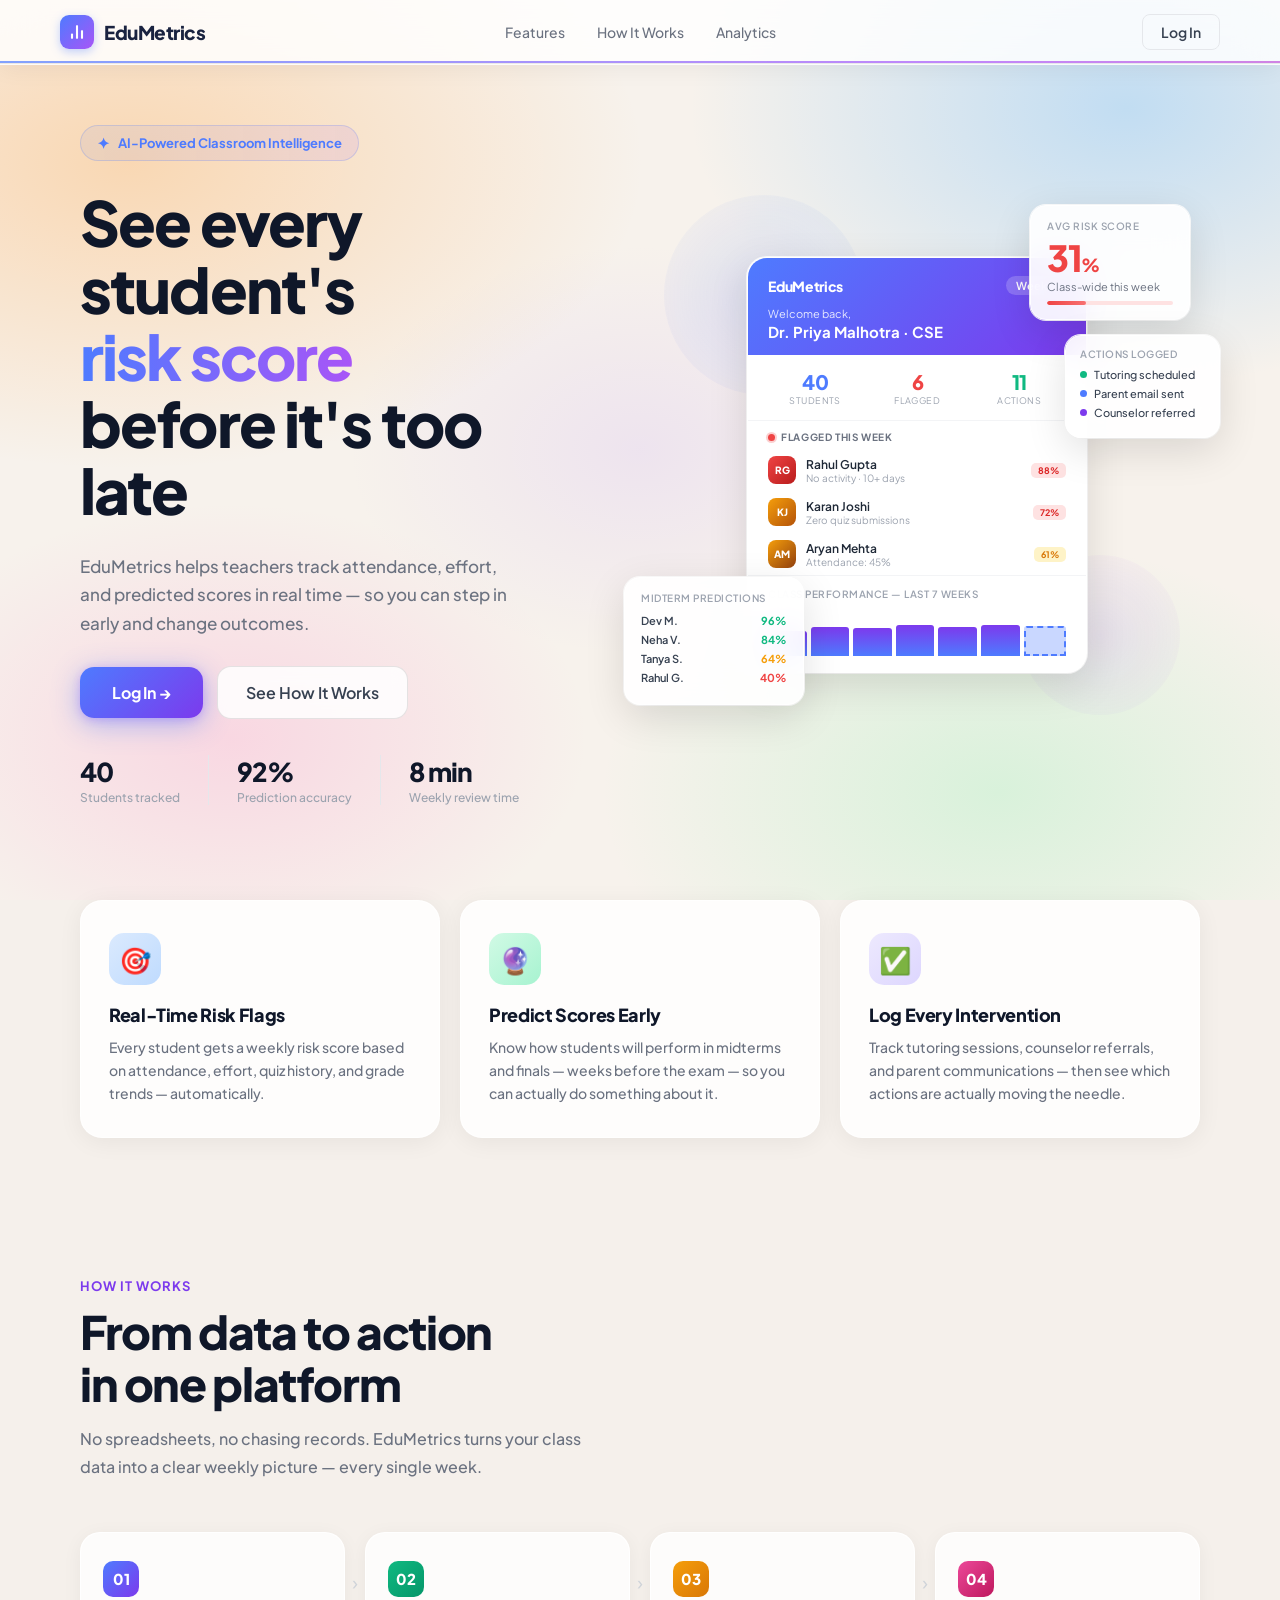
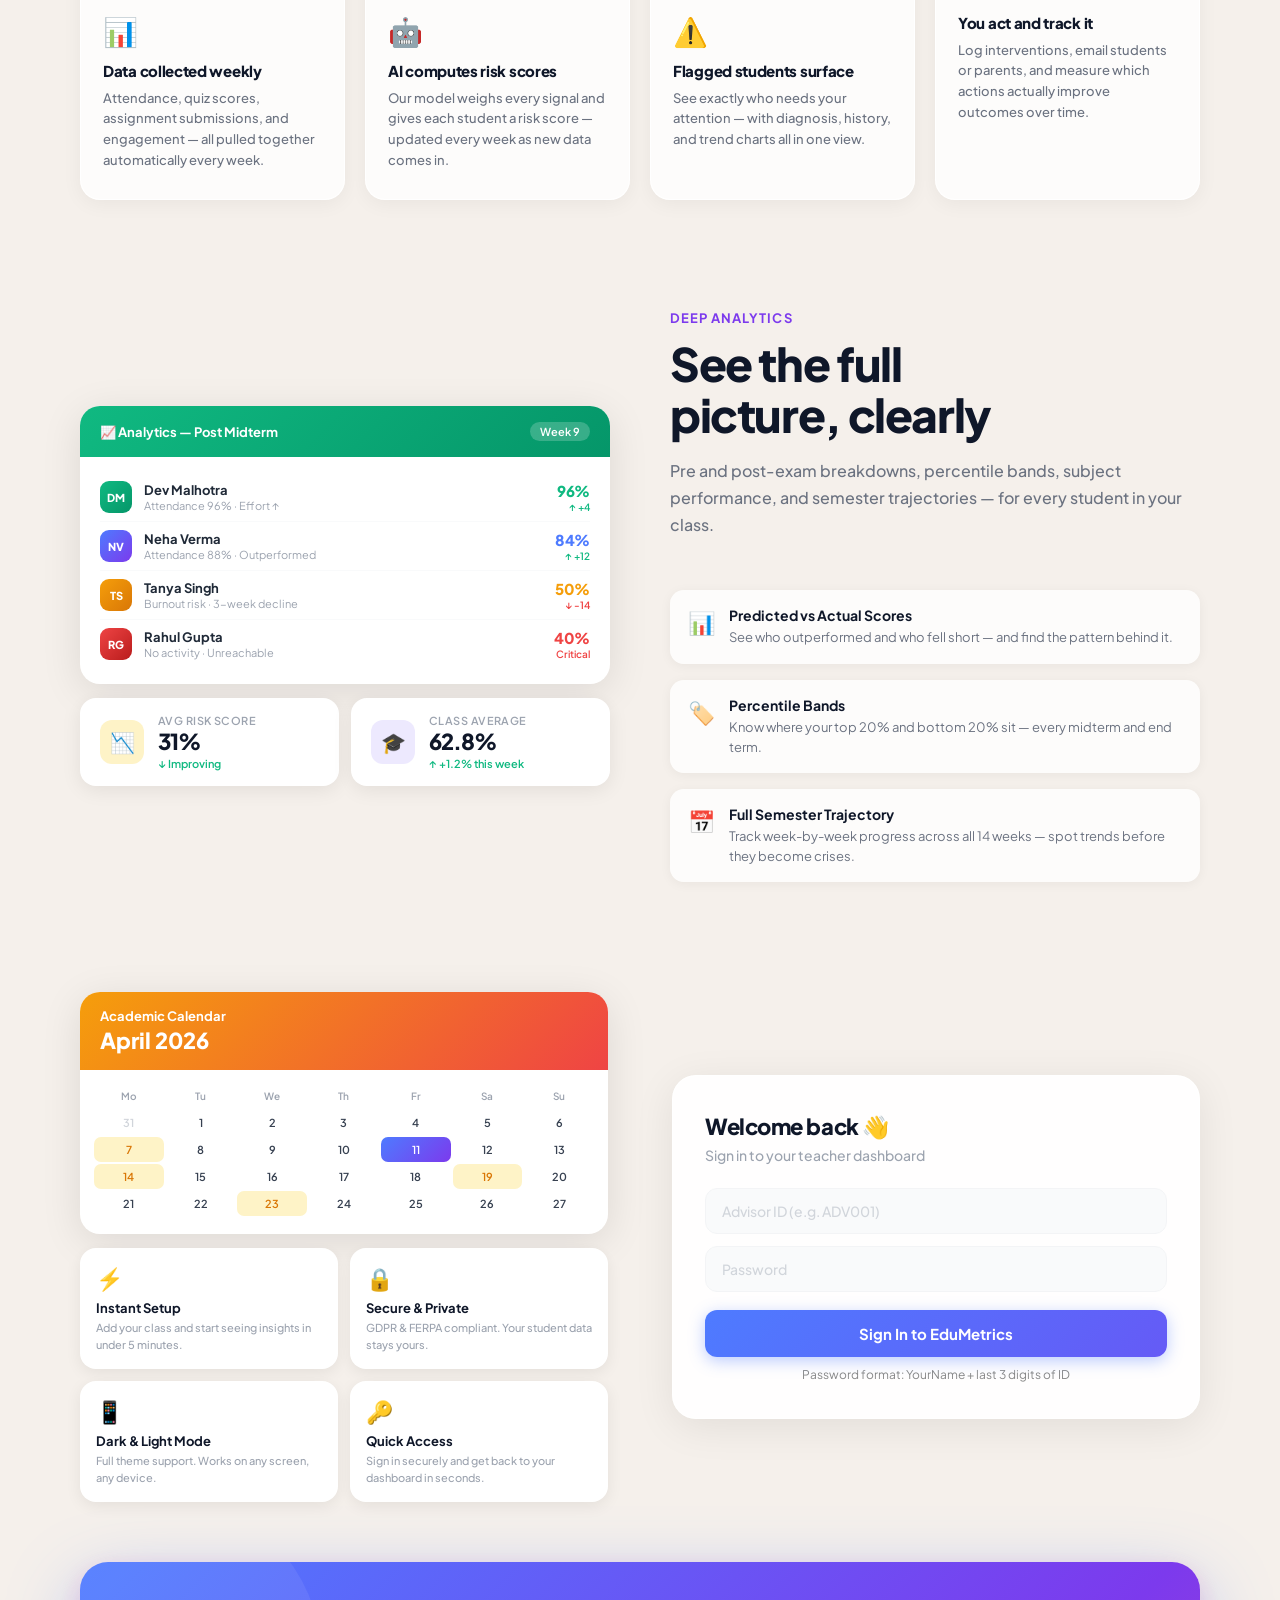
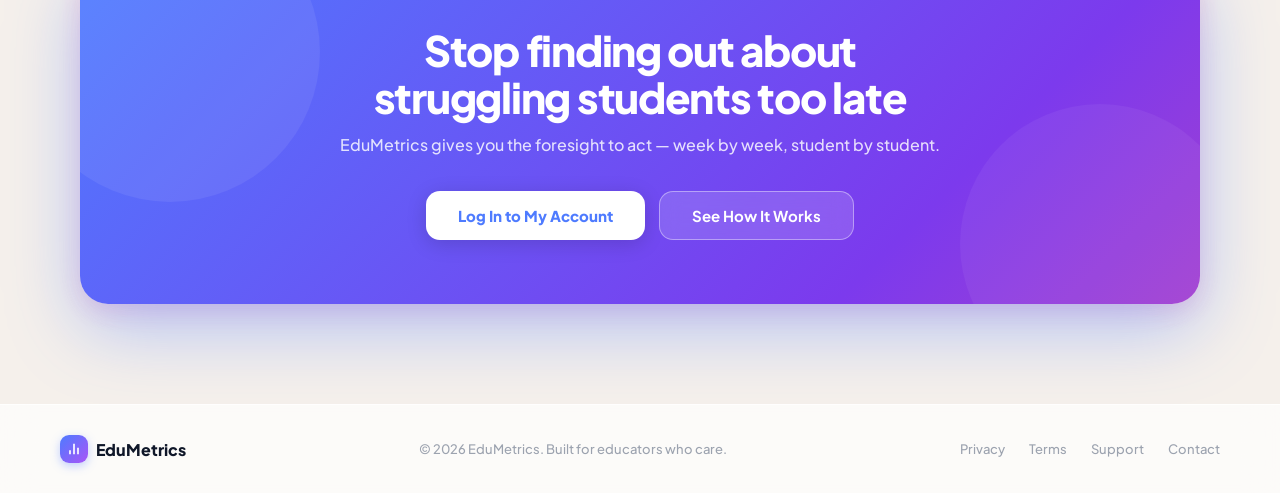
<file: frontend/index.html>
<!DOCTYPE html>
<html lang="en">
<head>
<meta charset="UTF-8"/>
<meta name="viewport" content="width=device-width, initial-scale=1.0"/>
<title>EduMetrics — Smarter Teaching Starts Here</title>
<link href="https://fonts.googleapis.com/css2?family=Plus+Jakarta+Sans:wght@400;500;600;700;800&display=swap" rel="stylesheet"/>
<style>
* { margin:0; padding:0; box-sizing:border-box; }

body {
  font-family: 'Plus Jakarta Sans', sans-serif;
  background: #f5f0eb;
  overflow-x: hidden;
  min-height: 100vh;
}

/* ── BACKGROUND CANVAS ── */
.bg-canvas {
  position: fixed;
  inset: 0;
  z-index: 0;
  background:
    radial-gradient(ellipse 70% 60% at 15% 20%, rgba(255,180,100,0.28) 0%, transparent 65%),
    radial-gradient(ellipse 60% 55% at 85% 15%, rgba(130,190,255,0.30) 0%, transparent 65%),
    radial-gradient(ellipse 50% 45% at 75% 85%, rgba(160,230,180,0.22) 0%, transparent 65%),
    radial-gradient(ellipse 40% 40% at 20% 80%, rgba(255,150,180,0.18) 0%, transparent 65%),
    #f7f2ec;
}

/* ── NAV ── */
/* ── NAV: full-width edge bar with gradient accent line ── */
nav {
  position: fixed;
  top: 0; left: 0; right: 0;
  z-index: 100;
  background: rgba(255,255,255,0.82);
  backdrop-filter: blur(20px);
  -webkit-backdrop-filter: blur(20px);
  border-bottom: 1px solid rgba(0,0,0,0.07);
  padding: 0 48px;
  height: 64px;
  display: flex;
  align-items: center;
  justify-content: space-between;
  box-shadow: 0 1px 0 rgba(255,255,255,0.9), 0 4px 24px rgba(0,0,0,0.06);
  transition: background .3s, box-shadow .3s;
}

/* animated gradient accent line along the bottom */
nav::after {
  content: '';
  position: absolute;
  bottom: 0; left: 0; right: 0;
  height: 2px;
  background: linear-gradient(90deg, #4e7bff, #a855f7, #ec4899, #f59e0b, #4e7bff);
  background-size: 300% 100%;
  animation: navLineFlow 5s linear infinite;
  opacity: 0.7;
}
@keyframes navLineFlow {
  0%   { background-position: 0% 50%; }
  100% { background-position: 300% 50%; }
}

nav.scrolled {
  background: rgba(255,255,255,0.97);
  box-shadow: 0 1px 0 rgba(255,255,255,0.9), 0 6px 32px rgba(0,0,0,0.09);
}

.nav-inner {
  width: 100%;
  max-width: 1160px;
  margin: 0 auto;
  display: flex;
  align-items: center;
  justify-content: space-between;
}

.nav-logo {
  display: flex;
  align-items: center;
  gap: 10px;
  font-size: 19px;
  font-weight: 800;
  color: #1a2340;
  letter-spacing: -0.5px;
  text-decoration: none;
}

.logo-mark {
  width: 34px; height: 34px;
  background: linear-gradient(135deg, #4e7bff, #a855f7);
  border-radius: 9px;
  display: flex;
  align-items: center;
  justify-content: center;
  box-shadow: 0 3px 10px rgba(78,123,255,0.35);
}

.nav-links {
  display: flex;
  gap: 4px;
  list-style: none;
  position: absolute;
  left: 50%;
  transform: translateX(-50%);
}
.nav-links a {
  font-size: 14px;
  font-weight: 500;
  color: #6b7280;
  text-decoration: none;
  padding: 6px 14px;
  border-radius: 8px;
  transition: color 0.2s, background 0.2s;
  position: relative;
}
.nav-links a:hover {
  color: #1a2340;
  background: rgba(78,123,255,0.07);
}
/* active underline dot */
.nav-links a::after {
  content: '';
  position: absolute;
  bottom: 2px; left: 50%;
  transform: translateX(-50%) scaleX(0);
  width: 16px; height: 2px;
  border-radius: 1px;
  background: linear-gradient(90deg,#4e7bff,#a855f7);
  transition: transform 0.2s;
}
.nav-links a:hover::after { transform: translateX(-50%) scaleX(1); }

.nav-right {
  display: flex;
  gap: 10px;
  align-items: center;
}

.btn-login {
  padding: 8px 18px;
  border-radius: 8px;
  border: 1.5px solid #e5e7eb;
  background: transparent;
  font-family: 'Plus Jakarta Sans', sans-serif;
  font-size: 14px;
  font-weight: 600;
  color: #374151;
  cursor: pointer;
  transition: all 0.2s;
}
.btn-login:hover { border-color: #4e7bff; color: #4e7bff; background: rgba(78,123,255,0.05); }

.btn-signup {
  padding: 8px 20px;
  border-radius: 8px;
  border: none;
  background: linear-gradient(135deg, #4e7bff, #7c3aed);
  font-family: 'Plus Jakarta Sans', sans-serif;
  font-size: 14px;
  font-weight: 700;
  color: #fff;
  cursor: pointer;
  box-shadow: 0 3px 12px rgba(78,123,255,0.38);
  transition: all 0.25s;
}
.btn-signup:hover { transform: translateY(-1px); box-shadow: 0 6px 20px rgba(78,123,255,0.5); }

/* ── HERO ── */
.hero {
  position: relative;
  z-index: 1;
  min-height: 100vh;
  display: grid;
  grid-template-columns: 1fr 1.1fr;
  align-items: center;
  gap: 40px;
  max-width: 1200px;
  margin: 0 auto;
  padding: 110px 40px 80px;
}

.hero-left {
  display: flex;
  flex-direction: column;
  gap: 28px;
}

.hero-badge {
  display: inline-flex;
  align-items: center;
  gap: 8px;
  background: rgba(78,123,255,0.1);
  border: 1px solid rgba(78,123,255,0.22);
  border-radius: 100px;
  padding: 7px 16px;
  font-size: 13px;
  font-weight: 700;
  color: #4e7bff;
  width: fit-content;
}

.badge-spark { font-size: 15px; }

.hero-title {
  font-size: clamp(38px, 5vw, 62px);
  font-weight: 800;
  line-height: 1.08;
  letter-spacing: -0.03em;
  color: #0f1729;
}

.hero-title .highlight {
  position: relative;
  display: inline-block;
  color: #4e7bff;
}

.hero-title .highlight::after {
  content: '';
  position: absolute;
  bottom: 4px; left: 0; right: 0;
  height: 6px;
  background: linear-gradient(90deg, #4e7bff44, #a855f744);
  border-radius: 3px;
  z-index: -1;
}

.hero-sub {
  font-size: 17px;
  line-height: 1.7;
  color: #6b7280;
  max-width: 430px;
  font-weight: 500;
}

.hero-ctas {
  display: flex;
  gap: 14px;
  align-items: center;
  flex-wrap: wrap;
}

.cta-main {
  padding: 15px 32px;
  background: linear-gradient(135deg, #4e7bff, #7c3aed);
  color: #fff;
  border: none;
  border-radius: 14px;
  font-family: 'Plus Jakarta Sans', sans-serif;
  font-size: 16px;
  font-weight: 700;
  cursor: pointer;
  box-shadow: 0 6px 24px rgba(78,123,255,0.4);
  transition: all 0.25s;
  letter-spacing: -0.01em;
}
.cta-main:hover { transform: translateY(-2px); box-shadow: 0 10px 32px rgba(78,123,255,0.5); }

.cta-secondary {
  padding: 15px 28px;
  background: rgba(255,255,255,0.85);
  color: #374151;
  border: 1.5px solid rgba(0,0,0,0.1);
  border-radius: 14px;
  font-family: 'Plus Jakarta Sans', sans-serif;
  font-size: 16px;
  font-weight: 600;
  cursor: pointer;
  transition: all 0.2s;
  backdrop-filter: blur(10px);
}
.cta-secondary:hover { background: #fff; border-color: rgba(78,123,255,0.3); }

.hero-stats {
  display: flex;
  gap: 28px;
  padding-top: 8px;
}

.hero-stat {
  display: flex;
  flex-direction: column;
  gap: 2px;
}

.stat-num {
  font-size: 26px;
  font-weight: 800;
  color: #0f1729;
  letter-spacing: -0.04em;
}

.stat-lbl {
  font-size: 12px;
  color: #9ca3af;
  font-weight: 500;
}

.stat-divider {
  width: 1px;
  background: #e5e7eb;
  align-self: stretch;
}

/* ── HERO ILLUSTRATION AREA ── */
.hero-right {
  position: relative;
  display: flex;
  align-items: center;
  justify-content: center;
  height: 580px;
}

/* Floating cards */
.float-card {
  position: absolute;
  background: rgba(255,255,255,0.92);
  backdrop-filter: blur(16px);
  border: 1px solid rgba(255,255,255,0.95);
  border-radius: 16px;
  box-shadow: 0 8px 32px rgba(0,0,0,0.1);
  animation: float 6s ease-in-out infinite;
}

@keyframes float {
  0%,100% { transform: translateY(0); }
  50% { transform: translateY(-10px); }
}

/* MAIN DASHBOARD CARD */
.dashboard-card {
  width: 340px;
  padding: 0;
  overflow: hidden;
  border-radius: 20px;
  box-shadow: 0 20px 60px rgba(0,0,0,0.14);
  background: #fff;
  animation: float 7s ease-in-out infinite;
  z-index: 3;
}

.dash-header {
  background: linear-gradient(135deg, #4e7bff, #7c3aed);
  padding: 18px 20px 14px;
  color: #fff;
}

.dash-header-top {
  display: flex;
  align-items: center;
  justify-content: space-between;
  margin-bottom: 12px;
}

.dash-app-name {
  font-size: 14px;
  font-weight: 800;
  letter-spacing: -0.3px;
}

.dash-week-badge {
  background: rgba(255,255,255,0.2);
  border-radius: 20px;
  padding: 3px 10px;
  font-size: 11px;
  font-weight: 600;
}

.dash-greeting {
  font-size: 11px;
  opacity: 0.85;
}

.dash-name { font-size: 15px; font-weight: 700; margin-top: 2px; }

.dash-mini-stats {
  display: grid;
  grid-template-columns: repeat(3, 1fr);
  gap: 8px;
  padding: 14px 20px;
  border-bottom: 1px solid #f3f4f6;
}

.dms { text-align: center; }
.dms-val { font-size: 20px; font-weight: 800; letter-spacing: -0.04em; }
.dms-lbl { font-size: 9px; color: #9ca3af; text-transform: uppercase; letter-spacing: 0.05em; margin-top: 1px; }
.dms-val.blue { color: #4e7bff; }
.dms-val.red { color: #ef4444; }
.dms-val.green { color: #10b981; }

.dash-flagged-header {
  padding: 10px 20px 6px;
  font-size: 10px;
  font-weight: 700;
  color: #6b7280;
  text-transform: uppercase;
  letter-spacing: 0.06em;
  display: flex;
  align-items: center;
  gap: 6px;
}

.pulse { width: 7px; height: 7px; border-radius: 50%; background: #ef4444; box-shadow: 0 0 0 2px rgba(239,68,68,0.25); animation: pulse-ring 1.5s ease infinite; }
@keyframes pulse-ring { 0%,100% { box-shadow: 0 0 0 2px rgba(239,68,68,0.25); } 50% { box-shadow: 0 0 0 5px rgba(239,68,68,0.1); } }

.dash-student-row {
  display: flex;
  align-items: center;
  gap: 10px;
  padding: 7px 20px;
}

.stu-av {
  width: 28px; height: 28px;
  border-radius: 8px;
  display: flex;
  align-items: center;
  justify-content: center;
  font-size: 10px;
  font-weight: 800;
  color: #fff;
  flex-shrink: 0;
}

.stu-info { flex: 1; }
.stu-name { font-size: 12px; font-weight: 600; color: #1f2937; }
.stu-reason { font-size: 10px; color: #9ca3af; }

.risk-tag {
  font-size: 9px;
  font-weight: 700;
  padding: 2px 7px;
  border-radius: 5px;
}
.risk-tag.high { background: #fee2e2; color: #dc2626; }
.risk-tag.med { background: #fef3c7; color: #d97706; }

.dash-chart-area {
  padding: 12px 20px 16px;
  border-top: 1px solid #f3f4f6;
}
.chart-label { font-size: 10px; color: #9ca3af; font-weight: 600; margin-bottom: 8px; text-transform: uppercase; letter-spacing: 0.05em; }
.mini-bars {
  display: flex;
  align-items: flex-end;
  gap: 4px;
  height: 48px;
}
.mini-bar {
  flex: 1;
  border-radius: 3px 3px 0 0;
  min-height: 6px;
}

/* FLOATING SMALL CARDS */
.card-risk {
  top: 30px; right: 10px;
  padding: 14px 16px;
  width: 160px;
  animation-delay: 1s;
  animation-duration: 5s;
  z-index: 4;
}

.card-risk-title { font-size: 10px; color: #9ca3af; font-weight: 600; text-transform: uppercase; letter-spacing: 0.05em; margin-bottom: 8px; }
.risk-big-num { font-size: 36px; font-weight: 800; letter-spacing: -0.04em; color: #ef4444; line-height: 1; }
.risk-sub-text { font-size: 11px; color: #6b7280; margin-top: 4px; }
.risk-mini-bar { height: 4px; background: #fee2e2; border-radius: 2px; margin-top: 8px; overflow: hidden; }
.risk-mini-fill { height: 100%; width: 31%; background: linear-gradient(90deg, #ef4444, #f87171); border-radius: 2px; }

.card-predict {
  bottom: 50px; left: -10px;
  padding: 14px 16px;
  width: 180px;
  animation-delay: 2s;
  animation-duration: 8s;
  z-index: 4;
}

.predict-title { font-size: 10px; color: #9ca3af; font-weight: 600; text-transform: uppercase; letter-spacing: 0.05em; margin-bottom: 10px; }
.predict-row { display: flex; justify-content: space-between; align-items: center; margin-bottom: 6px; }
.predict-name { font-size: 11px; color: #374151; font-weight: 600; }
.predict-score { font-size: 11px; font-weight: 700; }
.predict-score.good { color: #10b981; }
.predict-score.warn { color: #f59e0b; }
.predict-score.bad { color: #ef4444; }

.card-intervention {
  top: 160px; right: -20px;
  padding: 12px 14px;
  width: 155px;
  animation-delay: 0.5s;
  animation-duration: 6s;
  z-index: 4;
}

.intv-title { font-size: 10px; color: #9ca3af; font-weight: 600; text-transform: uppercase; letter-spacing: 0.05em; margin-bottom: 8px; }
.intv-item { display: flex; align-items: center; gap: 7px; margin-bottom: 6px; }
.intv-dot { width: 7px; height: 7px; border-radius: 50%; flex-shrink: 0; }
.intv-text { font-size: 11px; color: #374151; font-weight: 500; }

/* Decorative blobs around hero */
.blob {
  position: absolute;
  border-radius: 50%;
  z-index: 0;
  pointer-events: none;
}

/* ── SECTION WRAPPER ── */
.section-wrap {
  position: relative;
  z-index: 1;
  max-width: 1200px;
  margin: 0 auto;
  padding: 0 40px;
}

/* ── FEATURE CARDS ROW ── */
.features-row {
  display: grid;
  grid-template-columns: repeat(3, 1fr);
  gap: 20px;
  position: relative;
  z-index: 1;
  max-width: 1200px;
  margin: 0 auto;
  padding: 0 40px 80px;
}

.feat-card {
  background: rgba(255,255,255,0.85);
  backdrop-filter: blur(16px);
  border: 1px solid rgba(255,255,255,0.9);
  border-radius: 22px;
  padding: 32px 28px;
  box-shadow: 0 4px 24px rgba(0,0,0,0.06);
  transition: transform 0.25s, box-shadow 0.25s;
}
.feat-card:hover { transform: translateY(-4px); box-shadow: 0 12px 40px rgba(0,0,0,0.1); }

.feat-icon-wrap {
  width: 52px; height: 52px;
  border-radius: 15px;
  display: flex;
  align-items: center;
  justify-content: center;
  margin-bottom: 18px;
  font-size: 24px;
}

.feat-title { font-size: 18px; font-weight: 800; color: #0f1729; margin-bottom: 10px; letter-spacing: -0.02em; }
.feat-desc { font-size: 14px; color: #6b7280; line-height: 1.65; font-weight: 500; }

/* ── HOW IT WORKS ── */
.how-section {
  position: relative;
  z-index: 1;
  max-width: 1200px;
  margin: 0 auto;
  padding: 60px 40px 90px;
}

.section-eyebrow {
  font-size: 13px;
  font-weight: 700;
  color: #7c3aed;
  text-transform: uppercase;
  letter-spacing: 0.08em;
  margin-bottom: 12px;
}

.section-title {
  font-size: clamp(30px, 4vw, 46px);
  font-weight: 800;
  color: #0f1729;
  letter-spacing: -0.03em;
  line-height: 1.12;
  margin-bottom: 16px;
}

.section-sub {
  font-size: 16px;
  color: #6b7280;
  max-width: 520px;
  line-height: 1.7;
  font-weight: 500;
  margin-bottom: 52px;
}

.how-grid {
  display: grid;
  grid-template-columns: repeat(4, 1fr);
  gap: 20px;
}

.how-card {
  background: rgba(255,255,255,0.8);
  border: 1px solid rgba(255,255,255,0.9);
  border-radius: 20px;
  padding: 28px 22px;
  box-shadow: 0 4px 20px rgba(0,0,0,0.05);
  position: relative;
}

.how-step-num {
  width: 36px; height: 36px;
  border-radius: 10px;
  display: flex;
  align-items: center;
  justify-content: center;
  font-size: 15px;
  font-weight: 800;
  color: #fff;
  margin-bottom: 16px;
}

.how-step-arrow {
  position: absolute;
  top: 36px; right: -14px;
  z-index: 2;
  font-size: 20px;
  color: #d1d5db;
}

.how-card:last-child .how-step-arrow { display: none; }

.how-card-title { font-size: 15px; font-weight: 800; color: #0f1729; margin-bottom: 8px; letter-spacing: -0.02em; }
.how-card-desc { font-size: 13px; color: #6b7280; line-height: 1.6; font-weight: 500; }

/* ── ANALYTICS VISUAL SECTION ── */
.analytics-section {
  position: relative;
  z-index: 1;
  max-width: 1200px;
  margin: 0 auto;
  padding: 20px 40px 90px;
  display: grid;
  grid-template-columns: 1fr 1fr;
  gap: 60px;
  align-items: center;
}

.analytics-visual {
  position: relative;
  display: flex;
  flex-direction: column;
  gap: 14px;
}

.anl-main-card {
  background: #fff;
  border-radius: 20px;
  box-shadow: 0 8px 40px rgba(0,0,0,0.1);
  overflow: hidden;
}

.anl-header {
  background: linear-gradient(135deg, #10b981, #059669);
  padding: 16px 20px;
  color: #fff;
  display: flex;
  justify-content: space-between;
  align-items: center;
}
.anl-header-title { font-size: 13px; font-weight: 700; }
.anl-header-tag {
  background: rgba(255,255,255,0.2);
  padding: 3px 10px;
  border-radius: 20px;
  font-size: 11px;
  font-weight: 600;
}

.anl-body { padding: 16px 20px; }

.anl-student-item {
  display: flex;
  align-items: center;
  gap: 12px;
  padding: 8px 0;
  border-bottom: 1px solid #f9fafb;
}
.anl-student-item:last-child { border-bottom: none; }

.anl-av {
  width: 32px; height: 32px;
  border-radius: 9px;
  display: flex;
  align-items: center;
  justify-content: center;
  font-size: 11px;
  font-weight: 800;
  color: #fff;
  flex-shrink: 0;
}

.anl-info { flex: 1; }
.anl-name { font-size: 13px; font-weight: 700; color: #1f2937; }
.anl-detail { font-size: 11px; color: #9ca3af; margin-top: 1px; }

.anl-score-col { text-align: right; }
.anl-score { font-size: 15px; font-weight: 800; letter-spacing: -0.03em; }
.anl-trend { font-size: 10px; font-weight: 600; margin-top: 1px; }

.anl-mini-card {
  background: #fff;
  border-radius: 16px;
  box-shadow: 0 4px 20px rgba(0,0,0,0.08);
  padding: 16px 20px;
  display: flex;
  align-items: center;
  gap: 14px;
}
.anl-mini-icon {
  width: 44px; height: 44px;
  border-radius: 12px;
  display: flex;
  align-items: center;
  justify-content: center;
  font-size: 20px;
  flex-shrink: 0;
}
.anl-mini-label { font-size: 11px; color: #9ca3af; font-weight: 600; text-transform: uppercase; letter-spacing: 0.04em; }
.anl-mini-val { font-size: 22px; font-weight: 800; color: #0f1729; letter-spacing: -0.04em; }
.anl-mini-sub { font-size: 11px; font-weight: 600; margin-top: 2px; }

/* ── TESTIMONIALS ── */
.test-section {
  position: relative;
  z-index: 1;
  max-width: 1200px;
  margin: 0 auto;
  padding: 20px 40px 90px;
}

.test-grid {
  display: grid;
  grid-template-columns: repeat(3, 1fr);
  gap: 18px;
  margin-top: 44px;
}

.test-card {
  background: rgba(255,255,255,0.85);
  border: 1px solid rgba(255,255,255,0.95);
  border-radius: 20px;
  padding: 26px;
  box-shadow: 0 4px 20px rgba(0,0,0,0.05);
  transition: transform 0.2s;
}
.test-card:hover { transform: translateY(-3px); }

.test-stars { color: #f59e0b; font-size: 14px; margin-bottom: 12px; letter-spacing: 1px; }
.test-text { font-size: 14px; color: #374151; line-height: 1.7; font-weight: 500; margin-bottom: 20px; font-style: italic; }
.test-author { display: flex; align-items: center; gap: 10px; }
.test-av { width: 36px; height: 36px; border-radius: 10px; display: flex; align-items: center; justify-content: center; font-size: 12px; font-weight: 800; color: #fff; flex-shrink: 0; }
.test-name { font-size: 13px; font-weight: 700; color: #0f1729; }
.test-role { font-size: 11px; color: #9ca3af; margin-top: 1px; }

/* ── AUTH SECTION ── */
.auth-section {
  position: relative;
  z-index: 1;
  max-width: 1200px;
  margin: 0 auto;
  padding: 20px 40px 60px;
  display: grid;
  grid-template-columns: 1fr 1fr;
  gap: 64px;
  align-items: center;
}

.auth-visual {
  position: relative;
  display: flex;
  flex-direction: column;
  gap: 14px;
}

/* Calendar card visual */
.cal-card {
  background: #fff;
  border-radius: 20px;
  box-shadow: 0 8px 40px rgba(0,0,0,0.1);
  overflow: hidden;
}
.cal-header {
  background: linear-gradient(135deg, #f59e0b, #ef4444);
  padding: 16px 20px;
  color: #fff;
}
.cal-title { font-size: 13px; font-weight: 700; }
.cal-month { font-size: 22px; font-weight: 800; margin-top: 2px; }
.cal-grid-days {
  display: grid;
  grid-template-columns: repeat(7, 1fr);
  gap: 2px;
  padding: 14px 14px 18px;
}
.cal-day { text-align: center; padding: 6px 2px; font-size: 11px; border-radius: 7px; font-weight: 600; }
.cal-day.head { color: #9ca3af; font-size: 10px; }
.cal-day.today { background: linear-gradient(135deg, #4e7bff, #7c3aed); color: #fff; }
.cal-day.event { background: #fef3c7; color: #d97706; }
.cal-day.normal { color: #374151; }
.cal-day.faded { color: #d1d5db; }

.auth-mini-cards {
  display: grid;
  grid-template-columns: 1fr 1fr;
  gap: 12px;
}
.auth-mini {
  background: #fff;
  border-radius: 16px;
  padding: 16px;
  box-shadow: 0 4px 16px rgba(0,0,0,0.07);
}
.auth-mini-icon { font-size: 22px; margin-bottom: 8px; }
.auth-mini-title { font-size: 13px; font-weight: 700; color: #0f1729; margin-bottom: 4px; }
.auth-mini-text { font-size: 11px; color: #9ca3af; font-weight: 500; line-height: 1.5; }

/* Login/Signup form */
.auth-form-card {
  background: rgba(255,255,255,0.92);
  backdrop-filter: blur(20px);
  border: 1px solid rgba(255,255,255,0.95);
  border-radius: 24px;
  padding: 36px 32px;
  box-shadow: 0 8px 40px rgba(0,0,0,0.08);
}

.auth-tabs {
  display: flex;
  background: #f3f4f6;
  border-radius: 12px;
  padding: 4px;
  margin-bottom: 28px;
}
.auth-tab {
  flex: 1;
  padding: 10px;
  border-radius: 9px;
  border: none;
  background: transparent;
  font-family: 'Plus Jakarta Sans', sans-serif;
  font-size: 14px;
  font-weight: 700;
  color: #9ca3af;
  cursor: pointer;
  transition: all 0.2s;
}
.auth-tab.active {
  background: #fff;
  color: #0f1729;
  box-shadow: 0 2px 8px rgba(0,0,0,0.08);
}

.auth-form-title { font-size: 22px; font-weight: 800; color: #0f1729; margin-bottom: 6px; letter-spacing: -0.02em; }
.auth-form-sub { font-size: 14px; color: #9ca3af; margin-bottom: 24px; font-weight: 500; }

.auth-input {
  width: 100%;
  padding: 13px 16px;
  background: #f9fafb;
  border: 1.5px solid #f3f4f6;
  border-radius: 12px;
  font-family: 'Plus Jakarta Sans', sans-serif;
  font-size: 14px;
  font-weight: 500;
  color: #0f1729;
  outline: none;
  transition: all 0.2s;
  margin-bottom: 12px;
}
.auth-input::placeholder { color: #d1d5db; }
.auth-input:focus { border-color: #4e7bff; background: #fff; box-shadow: 0 0 0 3px rgba(78,123,255,0.1); }

.auth-row { display: grid; grid-template-columns: 1fr 1fr; gap: 10px; }

.auth-submit {
  width: 100%;
  padding: 14px;
  background: linear-gradient(135deg, #4e7bff, #7c3aed);
  color: #fff;
  border: none;
  border-radius: 12px;
  font-family: 'Plus Jakarta Sans', sans-serif;
  font-size: 15px;
  font-weight: 700;
  cursor: pointer;
  margin-top: 6px;
  box-shadow: 0 4px 16px rgba(78,123,255,0.38);
  transition: all 0.25s;
}
.auth-submit:hover { transform: translateY(-1px); box-shadow: 0 8px 24px rgba(78,123,255,0.5); }

.auth-foot { text-align: center; font-size: 12px; color: #9ca3af; margin-top: 16px; }
.auth-foot a { color: #4e7bff; text-decoration: none; font-weight: 600; }

/* ── CTA BANNER ── */
.cta-section {
  position: relative;
  z-index: 1;
  max-width: 1200px;
  margin: 0 auto;
  padding: 0 40px 100px;
}

.cta-card {
  background: linear-gradient(135deg, #4e7bff 0%, #7c3aed 50%, #ec4899 100%);
  border-radius: 28px;
  padding: 64px 56px;
  text-align: center;
  box-shadow: 0 20px 60px rgba(78,123,255,0.35);
  position: relative;
  overflow: hidden;
}

.cta-card::before {
  content: '';
  position: absolute;
  top: -60px; left: -60px;
  width: 300px; height: 300px;
  background: rgba(255,255,255,0.07);
  border-radius: 50%;
}
.cta-card::after {
  content: '';
  position: absolute;
  bottom: -80px; right: -40px;
  width: 280px; height: 280px;
  background: rgba(255,255,255,0.05);
  border-radius: 50%;
}

.cta-title {
  font-size: clamp(26px, 3.5vw, 42px);
  font-weight: 800;
  color: #fff;
  letter-spacing: -0.03em;
  line-height: 1.12;
  margin-bottom: 14px;
  position: relative;
  z-index: 1;
}
.cta-sub { font-size: 16px; color: rgba(255,255,255,0.82); margin-bottom: 36px; font-weight: 500; position: relative; z-index: 1; }
.cta-btns { display: flex; gap: 14px; justify-content: center; flex-wrap: wrap; position: relative; z-index: 1; }

.cta-btn-white {
  padding: 14px 32px;
  background: #fff;
  color: #4e7bff;
  border: none;
  border-radius: 14px;
  font-family: 'Plus Jakarta Sans', sans-serif;
  font-size: 15px;
  font-weight: 800;
  cursor: pointer;
  box-shadow: 0 4px 20px rgba(0,0,0,0.15);
  transition: all 0.25s;
}
.cta-btn-white:hover { transform: translateY(-2px); box-shadow: 0 8px 32px rgba(0,0,0,0.2); }

.cta-btn-outline {
  padding: 14px 32px;
  background: rgba(255,255,255,0.15);
  color: #fff;
  border: 1.5px solid rgba(255,255,255,0.4);
  border-radius: 14px;
  font-family: 'Plus Jakarta Sans', sans-serif;
  font-size: 15px;
  font-weight: 700;
  cursor: pointer;
  transition: all 0.25s;
  backdrop-filter: blur(10px);
}
.cta-btn-outline:hover { background: rgba(255,255,255,0.25); }

/* ── FOOTER ── */
footer {
  position: relative;
  z-index: 1;
  background: rgba(255,255,255,0.7);
  backdrop-filter: blur(16px);
  border-top: 1px solid rgba(255,255,255,0.8);
  padding: 30px 60px;
  display: flex;
  align-items: center;
  justify-content: space-between;
  flex-wrap: wrap;
  gap: 16px;
}

.footer-logo { font-size: 16px; font-weight: 800; color: #0f1729; display: flex; align-items: center; gap: 8px; }
.footer-copy { font-size: 13px; color: #9ca3af; font-weight: 500; }
.footer-links { display: flex; gap: 24px; }
.footer-links a { font-size: 13px; color: #9ca3af; text-decoration: none; font-weight: 500; transition: color 0.2s; }
.footer-links a:hover { color: #4e7bff; }

/* ════════════════════════════════════════════
   ENHANCEMENT LAYER — animations & color boost
   ════════════════════════════════════════════ */

/* Richer background mesh — more vivid stops */
.bg-canvas {
  background:
    radial-gradient(ellipse 65% 55% at 10% 18%,  rgba(255,160,60,0.32)  0%, transparent 62%),
    radial-gradient(ellipse 55% 50% at 88% 12%,  rgba(90,180,255,0.34)  0%, transparent 62%),
    radial-gradient(ellipse 50% 45% at 78% 88%,  rgba(130,240,170,0.26) 0%, transparent 62%),
    radial-gradient(ellipse 45% 42% at 18% 82%,  rgba(255,120,190,0.22) 0%, transparent 62%),
    radial-gradient(ellipse 35% 35% at 50% 50%,  rgba(180,140,255,0.14) 0%, transparent 65%),
    #f7f2ec;
  animation: bgDrift 18s ease-in-out infinite alternate;
}
@keyframes bgDrift {
  0%   { filter: hue-rotate(0deg)   brightness(1); }
  50%  { filter: hue-rotate(8deg)   brightness(1.03); }
  100% { filter: hue-rotate(-6deg)  brightness(1.01); }
}

/* ── SCROLL REVEAL ── */
.reveal {
  opacity: 0;
  transform: translateY(36px);
  transition: opacity 0.75s cubic-bezier(.22,1,.36,1),
              transform 0.75s cubic-bezier(.22,1,.36,1);
}
.reveal.visible { opacity: 1; transform: translateY(0); }
.reveal-left  { opacity:0; transform:translateX(-40px); transition: opacity .75s cubic-bezier(.22,1,.36,1), transform .75s cubic-bezier(.22,1,.36,1); }
.reveal-right { opacity:0; transform:translateX(40px);  transition: opacity .75s cubic-bezier(.22,1,.36,1), transform .75s cubic-bezier(.22,1,.36,1); }
.reveal-left.visible, .reveal-right.visible { opacity:1; transform:translate(0); }

/* ── HERO ENTRANCE ── */
.hero-badge   { animation: fadeUp .7s .05s both; }
.hero-title   { animation: fadeUp .7s .15s both; }
.hero-sub     { animation: fadeUp .7s .25s both; }
.hero-ctas    { animation: fadeUp .7s .35s both; }
.hero-stats   { animation: fadeUp .7s .45s both; }
.hero-right   { animation: fadeUp .8s .1s  both; }

@keyframes fadeUp {
  from { opacity:0; transform:translateY(28px); }
  to   { opacity:1; transform:translateY(0); }
}

/* ── LOGO MARK pulse glow ── */
.logo-mark {
  animation: logoPulse 3s ease-in-out infinite;
}
@keyframes logoPulse {
  0%,100% { box-shadow: 0 4px 12px rgba(78,123,255,.35); }
  50%     { box-shadow: 0 4px 28px rgba(168,85,247,.55); }
}

/* ── NAV scroll shrink ── */
nav { transition: padding .3s, box-shadow .3s, background .3s; }
nav.scrolled { padding:10px 28px; box-shadow:0 6px 40px rgba(0,0,0,.12); background:rgba(255,255,255,.96); }

/* ── HERO badge shimmer ── */
.hero-badge {
  position: relative; overflow: hidden;
  background: linear-gradient(90deg,rgba(78,123,255,.08),rgba(168,85,247,.1),rgba(78,123,255,.08));
  background-size: 200% 100%;
  animation: fadeUp .7s .05s both, badgeShimmer 3s 1s ease-in-out infinite;
}
@keyframes badgeShimmer {
  0%,100% { background-position:0% 50%; }
  50%     { background-position:100% 50%; }
}

/* ── HIGHLIGHT word glow pulse ── */
.hero-title .highlight {
  background: linear-gradient(90deg,#4e7bff,#a855f7,#f472b6,#4e7bff);
  background-size: 300% 100%;
  -webkit-background-clip: text;
  -webkit-text-fill-color: transparent;
  background-clip: text;
  animation: gradientFlow 4s ease infinite;
}
.hero-title .highlight::after { display:none; }
@keyframes gradientFlow {
  0%,100% { background-position:0% 50%; }
  50%     { background-position:100% 50%; }
}

/* ── CTA MAIN shimmer sweep ── */
.cta-main {
  position: relative; overflow: hidden;
  background: linear-gradient(135deg,#4e7bff,#7c3aed,#ec4899);
  background-size: 200% 200%;
  animation: ctaGrad 4s ease infinite;
  box-shadow: 0 6px 28px rgba(78,123,255,.45), 0 2px 8px rgba(168,85,247,.3);
}
@keyframes ctaGrad {
  0%,100% { background-position:0% 50%; }
  50%     { background-position:100% 50%; }
}
.cta-main::after {
  content:''; position:absolute; inset:0;
  background:linear-gradient(105deg,transparent 35%,rgba(255,255,255,.22) 50%,transparent 65%);
  transform:translateX(-100%);
}
.cta-main:hover::after { animation: shimmerSwipe .55s ease forwards; }
@keyframes shimmerSwipe { to { transform:translateX(100%); } }
.cta-main:hover { transform:translateY(-2px); box-shadow:0 10px 36px rgba(78,123,255,.55),0 4px 12px rgba(236,72,153,.3); }

/* ── SIGN UP NAV btn shimmer ── */
.btn-signup {
  position:relative; overflow:hidden;
  background: linear-gradient(135deg,#4e7bff,#7c3aed);
  background-size:200% 200%; animation:ctaGrad 4s ease infinite;
}
.btn-signup::after {
  content:''; position:absolute; inset:0;
  background:linear-gradient(105deg,transparent 35%,rgba(255,255,255,.2) 50%,transparent 65%);
  transform:translateX(-100%);
}
.btn-signup:hover::after { animation:shimmerSwipe .5s ease forwards; }

/* ── FLOATING CARD enhanced glow ── */
.dashboard-card {
  box-shadow: 0 24px 72px rgba(0,0,0,.16), 0 0 0 1px rgba(255,255,255,.9),
              0 0 60px rgba(78,123,255,.08);
}
.float-card {
  box-shadow: 0 12px 40px rgba(0,0,0,.12), 0 0 0 1px rgba(255,255,255,.92);
}

/* ── PULSE dot ── */
.pulse {
  animation: pulseDot 1.6s ease infinite;
}
@keyframes pulseDot {
  0%,100% { box-shadow:0 0 0 2px rgba(239,68,68,.3); background:#ef4444; }
  50%     { box-shadow:0 0 0 6px rgba(239,68,68,.08); background:#f87171; }
}

/* ── FEATURE CARDS richer hover ── */
.feat-card {
  transition: transform .3s cubic-bezier(.22,1,.36,1), box-shadow .3s, border-color .3s;
  border: 1px solid rgba(255,255,255,.7);
}
.feat-card:hover {
  transform: translateY(-7px) scale(1.01);
  box-shadow: 0 20px 56px rgba(78,123,255,.14), 0 4px 16px rgba(0,0,0,.06);
  border-color: rgba(78,123,255,.25);
}
.feat-icon-wrap {
  transition: transform .3s;
}
.feat-card:hover .feat-icon-wrap { transform:scale(1.12) rotate(-4deg); }

/* ── HOW CARDS ── */
.how-card {
  transition: transform .3s cubic-bezier(.22,1,.36,1), box-shadow .3s;
}
.how-card:hover {
  transform: translateY(-5px);
  box-shadow: 0 16px 48px rgba(78,123,255,.12);
}
.how-step-num { transition: transform .3s; }
.how-card:hover .how-step-num { transform:scale(1.15) rotate(-5deg); }

/* ── TESTIMONIAL CARDS ── */
.test-card {
  transition: transform .3s cubic-bezier(.22,1,.36,1), box-shadow .3s;
  border: 1px solid rgba(255,255,255,.8);
}
.test-card:hover {
  transform: translateY(-6px) rotate(-.4deg);
  box-shadow: 0 20px 50px rgba(78,123,255,.12);
}

/* ── ANALYTICS mini cards ── */
.anl-mini-card { transition: transform .25s, box-shadow .25s; }
.anl-mini-card:hover { transform:translateY(-3px); box-shadow:0 10px 32px rgba(0,0,0,.12); }

/* ── AUTH mini cards ── */
.auth-mini { transition: transform .25s, box-shadow .25s; }
.auth-mini:hover { transform:translateY(-4px); box-shadow:0 10px 28px rgba(78,123,255,.1); }

/* ── AUTH INPUT glow ── */
.auth-input:focus {
  border-color:#4e7bff;
  box-shadow: 0 0 0 3px rgba(78,123,255,.12), 0 2px 8px rgba(78,123,255,.08);
}

/* ── AUTH SUBMIT shimmer ── */
.auth-submit {
  position:relative; overflow:hidden;
  background: linear-gradient(135deg,#4e7bff,#7c3aed);
  background-size:200% 200%; animation:ctaGrad 4s ease infinite;
}
.auth-submit::after {
  content:''; position:absolute; inset:0;
  background:linear-gradient(105deg,transparent 35%,rgba(255,255,255,.18) 50%,transparent 65%);
  transform:translateX(-100%);
}
.auth-submit:hover::after { animation:shimmerSwipe .5s ease forwards; }
.auth-submit:hover { transform:translateY(-1px); box-shadow:0 10px 32px rgba(78,123,255,.5); }

/* ── CTA CARD animated gradient ── */
.cta-card {
  background: linear-gradient(135deg,#4e7bff,#7c3aed,#ec4899,#f59e0b,#4e7bff);
  background-size: 300% 300%;
  animation: ctaBgFlow 8s ease infinite;
  box-shadow: 0 24px 72px rgba(78,123,255,.4), 0 8px 24px rgba(236,72,153,.2);
}
@keyframes ctaBgFlow {
  0%,100% { background-position:0% 50%; }
  50%     { background-position:100% 50%; }
}
.cta-btn-white:hover { transform:translateY(-2px) scale(1.02); box-shadow:0 10px 36px rgba(0,0,0,.2); }

/* ── SCROLLBAR ── */
::-webkit-scrollbar { width:6px; }
::-webkit-scrollbar-track { background:#f0ebe4; }
::-webkit-scrollbar-thumb { background:linear-gradient(180deg,#4e7bff,#7c3aed); border-radius:3px; }

/* ── FOOTER LINKS ── */
.footer-links a { position:relative; }
.footer-links a::after {
  content:''; position:absolute; bottom:-2px; left:0; right:100%;
  height:1px; background:#4e7bff;
  transition: right .25s;
}
.footer-links a:hover::after { right:0; }

/* ── STAGGER DELAYS for grids ── */
.features-row .feat-card:nth-child(1) { transition-delay:.05s; }
.features-row .feat-card:nth-child(2) { transition-delay:.12s; }
.features-row .feat-card:nth-child(3) { transition-delay:.19s; }
.features-row .feat-card:nth-child(4) { transition-delay:.05s; }
.features-row .feat-card:nth-child(5) { transition-delay:.12s; }
.features-row .feat-card:nth-child(6) { transition-delay:.19s; }

.how-grid .how-card:nth-child(1) { transition-delay:.05s; }
.how-grid .how-card:nth-child(2) { transition-delay:.12s; }
.how-grid .how-card:nth-child(3) { transition-delay:.19s; }
.how-grid .how-card:nth-child(4) { transition-delay:.26s; }

.test-grid .test-card:nth-child(1) { transition-delay:.05s; }
.test-grid .test-card:nth-child(2) { transition-delay:.12s; }
.test-grid .test-card:nth-child(3) { transition-delay:.19s; }
</style>
</head>
<body>

<div class="bg-canvas"></div>

<!-- ── NAV ── -->
<nav id="navbar">
  <div class="nav-inner">
    <a class="nav-logo" href="#">
      <div class="logo-mark">
        <svg width="20" height="20" viewBox="0 0 24 24" fill="none" stroke="#fff" stroke-width="2.5">
          <path d="M18 20V10"/><path d="M12 20V4"/><path d="M6 20v-6"/>
        </svg>
      </div>
      EduMetrics
    </a>
    <ul class="nav-links">
      <li><a href="#features">Features</a></li>
      <li><a href="#how">How It Works</a></li>
      <li><a href="#analytics">Analytics</a></li>
    </ul>
    <div class="nav-right">
      <button class="btn-login" onclick="document.getElementById('auth').scrollIntoView({behavior:'smooth'});switchTab('login')">Log In</button>
    </div>
  </div>
</nav>

<!-- ── HERO ── -->
<div class="hero">
  <!-- LEFT TEXT -->
  <div class="hero-left">
    <div class="hero-badge">
      <span class="badge-spark">✦</span>
      AI-Powered Classroom Intelligence
    </div>

    <h1 class="hero-title">
      See every student's<br>
      <span class="highlight">risk score</span><br>
      before it's too late
    </h1>

    <p class="hero-sub">
      EduMetrics helps teachers track attendance, effort, and predicted scores in real time — so you can step in early and change outcomes.
    </p>

    <div class="hero-ctas">
      <button class="cta-main" onclick="document.getElementById('auth').scrollIntoView({behavior:'smooth'});switchTab('login')">
        Log In →
      </button>
      <button class="cta-secondary" onclick="document.getElementById('how').scrollIntoView({behavior:'smooth'})">
        See How It Works
      </button>
    </div>

    <div class="hero-stats">
      <div class="hero-stat">
        <div class="stat-num">40</div>
        <div class="stat-lbl">Students tracked</div>
      </div>
      <div class="stat-divider"></div>
      <div class="hero-stat">
        <div class="stat-num">92%</div>
        <div class="stat-lbl">Prediction accuracy</div>
      </div>
      <div class="stat-divider"></div>
      <div class="hero-stat">
        <div class="stat-num">8 min</div>
        <div class="stat-lbl">Weekly review time</div>
      </div>
    </div>
  </div>

  <!-- RIGHT ILLUSTRATION -->
  <div class="hero-right">

    <!-- Decorative blobs -->
    <div class="blob" style="width:200px;height:200px;background:radial-gradient(circle,rgba(78,123,255,0.15),transparent);top:20px;left:30px;"></div>
    <div class="blob" style="width:160px;height:160px;background:radial-gradient(circle,rgba(168,85,247,0.12),transparent);bottom:40px;right:20px;"></div>

    <!-- Main dashboard card -->
    <div class="float-card dashboard-card" style="position:relative;z-index:3">
      <div class="dash-header">
        <div class="dash-header-top">
          <div class="dash-app-name">EduMetrics</div>
          <div class="dash-week-badge">Week 9</div>
        </div>
        <div class="dash-greeting">Welcome back,</div>
        <div class="dash-name">Dr. Priya Malhotra · CSE</div>
      </div>

      <div class="dash-mini-stats">
        <div class="dms">
          <div class="dms-val blue">40</div>
          <div class="dms-lbl">Students</div>
        </div>
        <div class="dms">
          <div class="dms-val red">6</div>
          <div class="dms-lbl">Flagged</div>
        </div>
        <div class="dms">
          <div class="dms-val green">11</div>
          <div class="dms-lbl">Actions</div>
        </div>
      </div>

      <div class="dash-flagged-header">
        <div class="pulse"></div>
        Flagged This Week
      </div>

      <div class="dash-student-row">
        <div class="stu-av" style="background:linear-gradient(135deg,#ef4444,#b91c1c)">RG</div>
        <div class="stu-info">
          <div class="stu-name">Rahul Gupta</div>
          <div class="stu-reason">No activity · 10+ days</div>
        </div>
        <div class="risk-tag high">88%</div>
      </div>
      <div class="dash-student-row">
        <div class="stu-av" style="background:linear-gradient(135deg,#f59e0b,#b45309)">KJ</div>
        <div class="stu-info">
          <div class="stu-name">Karan Joshi</div>
          <div class="stu-reason">Zero quiz submissions</div>
        </div>
        <div class="risk-tag high">72%</div>
      </div>
      <div class="dash-student-row">
        <div class="stu-av" style="background:linear-gradient(135deg,#f59e0b,#92400e)">AM</div>
        <div class="stu-info">
          <div class="stu-name">Aryan Mehta</div>
          <div class="stu-reason">Attendance: 45%</div>
        </div>
        <div class="risk-tag med">61%</div>
      </div>

      <div class="dash-chart-area">
        <div class="chart-label">Class Performance — Last 7 Weeks</div>
        <div class="mini-bars">
          <div class="mini-bar" style="height:52%;background:linear-gradient(to top,#4e7bff,#7c3aed)"></div>
          <div class="mini-bar" style="height:60%;background:linear-gradient(to top,#4e7bff,#7c3aed)"></div>
          <div class="mini-bar" style="height:58%;background:linear-gradient(to top,#4e7bff,#7c3aed)"></div>
          <div class="mini-bar" style="height:65%;background:linear-gradient(to top,#4e7bff,#7c3aed)"></div>
          <div class="mini-bar" style="height:61%;background:linear-gradient(to top,#4e7bff,#7c3aed)"></div>
          <div class="mini-bar" style="height:64%;background:linear-gradient(to top,#4e7bff,#7c3aed)"></div>
          <div class="mini-bar" style="height:63%;background:rgba(78,123,255,0.3);border:2px dashed #4e7bff"></div>
        </div>
      </div>
    </div>

    <!-- Floating: Risk Score -->
    <div class="float-card card-risk">
      <div class="card-risk-title">Avg Risk Score</div>
      <div class="risk-big-num">31<span style="font-size:18px">%</span></div>
      <div class="risk-sub-text">Class-wide this week</div>
      <div class="risk-mini-bar"><div class="risk-mini-fill"></div></div>
    </div>

    <!-- Floating: Predictions -->
    <div class="float-card card-predict">
      <div class="predict-title">Midterm Predictions</div>
      <div class="predict-row">
        <div class="predict-name">Dev M.</div>
        <div class="predict-score good">96%</div>
      </div>
      <div class="predict-row">
        <div class="predict-name">Neha V.</div>
        <div class="predict-score good">84%</div>
      </div>
      <div class="predict-row">
        <div class="predict-name">Tanya S.</div>
        <div class="predict-score warn">64%</div>
      </div>
      <div class="predict-row">
        <div class="predict-name">Rahul G.</div>
        <div class="predict-score bad">40%</div>
      </div>
    </div>

    <!-- Floating: Interventions -->
    <div class="float-card card-intervention">
      <div class="intv-title">Actions Logged</div>
      <div class="intv-item">
        <div class="intv-dot" style="background:#10b981"></div>
        <div class="intv-text">Tutoring scheduled</div>
      </div>
      <div class="intv-item">
        <div class="intv-dot" style="background:#4e7bff"></div>
        <div class="intv-text">Parent email sent</div>
      </div>
      <div class="intv-item">
        <div class="intv-dot" style="background:#7c3aed"></div>
        <div class="intv-text">Counselor referred</div>
      </div>
    </div>

  </div>
</div>

<!-- ── FEATURE CARDS ── -->
<div id="features" class="features-row">
  <div class="feat-card reveal">
    <div class="feat-icon-wrap" style="background:linear-gradient(135deg,#dbeafe,#bfdbfe)">
      <span style="font-size:26px">🎯</span>
    </div>
    <div class="feat-title">Real-Time Risk Flags</div>
    <div class="feat-desc">Every student gets a weekly risk score based on attendance, effort, quiz history, and grade trends — automatically.</div>
  </div>
  <div class="feat-card reveal">
    <div class="feat-icon-wrap" style="background:linear-gradient(135deg,#d1fae5,#a7f3d0)">
      <span style="font-size:26px">🔮</span>
    </div>
    <div class="feat-title">Predict Scores Early</div>
    <div class="feat-desc">Know how students will perform in midterms and finals — weeks before the exam — so you can actually do something about it.</div>
  </div>
  <div class="feat-card reveal">
    <div class="feat-icon-wrap" style="background:linear-gradient(135deg,#ede9fe,#ddd6fe)">
      <span style="font-size:26px">✅</span>
    </div>
    <div class="feat-title">Log Every Intervention</div>
    <div class="feat-desc">Track tutoring sessions, counselor referrals, and parent communications — then see which actions are actually moving the needle.</div>
  </div>
</div>

<!-- ── HOW IT WORKS ── -->
<div class="how-section" id="how">
  <div class="section-eyebrow reveal">How It Works</div>
  <h2 class="section-title reveal">From data to action<br>in one platform</h2>
  <p class="section-sub reveal">No spreadsheets, no chasing records. EduMetrics turns your class data into a clear weekly picture — every single week.</p>

  <div class="how-grid">
    <div class="how-card reveal">
      <div class="how-step-num" style="background:linear-gradient(135deg,#4e7bff,#7c3aed)">01</div>
      <div class="how-step-arrow">›</div>
      <div style="font-size:28px;margin-bottom:12px">📊</div>
      <div class="how-card-title">Data collected weekly</div>
      <div class="how-card-desc">Attendance, quiz scores, assignment submissions, and engagement — all pulled together automatically every week.</div>
    </div>
    <div class="how-card reveal">
      <div class="how-step-num" style="background:linear-gradient(135deg,#10b981,#059669)">02</div>
      <div class="how-step-arrow">›</div>
      <div style="font-size:28px;margin-bottom:12px">🤖</div>
      <div class="how-card-title">AI computes risk scores</div>
      <div class="how-card-desc">Our model weighs every signal and gives each student a risk score — updated every week as new data comes in.</div>
    </div>
    <div class="how-card reveal">
      <div class="how-step-num" style="background:linear-gradient(135deg,#f59e0b,#d97706)">03</div>
      <div class="how-step-arrow">›</div>
      <div style="font-size:28px;margin-bottom:12px">⚠️</div>
      <div class="how-card-title">Flagged students surface</div>
      <div class="how-card-desc">See exactly who needs your attention — with diagnosis, history, and trend charts all in one view.</div>
    </div>
    <div class="how-card reveal">
      <div class="how-step-num" style="background:linear-gradient(135deg,#ec4899,#be185d)">04</div>
      <div class="how-card-title">You act and track it</div>
      <div class="how-card-desc">Log interventions, email students or parents, and measure which actions actually improve outcomes over time.</div>
    </div>
  </div>
</div>

<!-- ── ANALYTICS VISUAL ── -->
<div class="analytics-section" id="analytics">
  <div class="analytics-visual reveal-left">

    <!-- Student performance card -->
    <div class="anl-main-card">
      <div class="anl-header">
        <div class="anl-header-title">📈 Analytics — Post Midterm</div>
        <div class="anl-header-tag">Week 9</div>
      </div>
      <div class="anl-body">
        <div class="anl-student-item">
          <div class="anl-av" style="background:linear-gradient(135deg,#10b981,#059669)">DM</div>
          <div class="anl-info">
            <div class="anl-name">Dev Malhotra</div>
            <div class="anl-detail">Attendance 96% · Effort ↑</div>
          </div>
          <div class="anl-score-col">
            <div class="anl-score" style="color:#10b981">96%</div>
            <div class="anl-trend" style="color:#10b981">↑ +4</div>
          </div>
        </div>
        <div class="anl-student-item">
          <div class="anl-av" style="background:linear-gradient(135deg,#4e7bff,#7c3aed)">NV</div>
          <div class="anl-info">
            <div class="anl-name">Neha Verma</div>
            <div class="anl-detail">Attendance 88% · Outperformed</div>
          </div>
          <div class="anl-score-col">
            <div class="anl-score" style="color:#4e7bff">84%</div>
            <div class="anl-trend" style="color:#10b981">↑ +12</div>
          </div>
        </div>
        <div class="anl-student-item">
          <div class="anl-av" style="background:linear-gradient(135deg,#f59e0b,#d97706)">TS</div>
          <div class="anl-info">
            <div class="anl-name">Tanya Singh</div>
            <div class="anl-detail">Burnout risk · 3-week decline</div>
          </div>
          <div class="anl-score-col">
            <div class="anl-score" style="color:#f59e0b">50%</div>
            <div class="anl-trend" style="color:#ef4444">↓ -14</div>
          </div>
        </div>
        <div class="anl-student-item">
          <div class="anl-av" style="background:linear-gradient(135deg,#ef4444,#b91c1c)">RG</div>
          <div class="anl-info">
            <div class="anl-name">Rahul Gupta</div>
            <div class="anl-detail">No activity · Unreachable</div>
          </div>
          <div class="anl-score-col">
            <div class="anl-score" style="color:#ef4444">40%</div>
            <div class="anl-trend" style="color:#ef4444">Critical</div>
          </div>
        </div>
      </div>
    </div>

    <!-- Two small stat cards -->
    <div style="display:grid;grid-template-columns:1fr 1fr;gap:12px">
      <div class="anl-mini-card">
        <div class="anl-mini-icon" style="background:#fef3c7">📉</div>
        <div>
          <div class="anl-mini-label">Avg Risk Score</div>
          <div class="anl-mini-val">31%</div>
          <div class="anl-mini-sub" style="color:#10b981">↓ Improving</div>
        </div>
      </div>
      <div class="anl-mini-card">
        <div class="anl-mini-icon" style="background:#ede9fe">🎓</div>
        <div>
          <div class="anl-mini-label">Class Average</div>
          <div class="anl-mini-val">62.8%</div>
          <div class="anl-mini-sub" style="color:#10b981">↑ +1.2% this week</div>
        </div>
      </div>
    </div>

  </div>

  <div>
    <div class="section-eyebrow reveal">Deep Analytics</div>
    <h2 class="section-title reveal">See the full<br>picture, clearly</h2>
    <p class="section-sub reveal">Pre and post-exam breakdowns, percentile bands, subject performance, and semester trajectories — for every student in your class.</p>

    <div style="display:flex;flex-direction:column;gap:16px">
      <div style="display:flex;gap:14px;align-items:flex-start;background:rgba(255,255,255,0.8);border-radius:14px;padding:16px 18px;box-shadow:0 2px 12px rgba(0,0,0,0.05)">
        <div style="font-size:22px;flex-shrink:0;margin-top:2px">📊</div>
        <div>
          <div style="font-size:14px;font-weight:700;color:#0f1729;margin-bottom:3px">Predicted vs Actual Scores</div>
          <div style="font-size:13px;color:#6b7280;line-height:1.55">See who outperformed and who fell short — and find the pattern behind it.</div>
        </div>
      </div>
      <div style="display:flex;gap:14px;align-items:flex-start;background:rgba(255,255,255,0.8);border-radius:14px;padding:16px 18px;box-shadow:0 2px 12px rgba(0,0,0,0.05)">
        <div style="font-size:22px;flex-shrink:0;margin-top:2px">🏷️</div>
        <div>
          <div style="font-size:14px;font-weight:700;color:#0f1729;margin-bottom:3px">Percentile Bands</div>
          <div style="font-size:13px;color:#6b7280;line-height:1.55">Know where your top 20% and bottom 20% sit — every midterm and end term.</div>
        </div>
      </div>
      <div style="display:flex;gap:14px;align-items:flex-start;background:rgba(255,255,255,0.8);border-radius:14px;padding:16px 18px;box-shadow:0 2px 12px rgba(0,0,0,0.05)">
        <div style="font-size:22px;flex-shrink:0;margin-top:2px">📅</div>
        <div>
          <div style="font-size:14px;font-weight:700;color:#0f1729;margin-bottom:3px">Full Semester Trajectory</div>
          <div style="font-size:13px;color:#6b7280;line-height:1.55">Track week-by-week progress across all 14 weeks — spot trends before they become crises.</div>
        </div>
      </div>
    </div>
  </div>
</div>

<!-- ── AUTH SECTION ── -->
<div class="auth-section" id="auth">
  <!-- Left: visual + mini cards -->
  <div class="auth-visual reveal-left">
    <!-- Calendar card -->
    <div class="cal-card">
      <div class="cal-header">
        <div class="cal-title">Academic Calendar</div>
        <div class="cal-month">April 2026</div>
      </div>
      <div class="cal-grid-days">
        <div class="cal-day head">Mo</div><div class="cal-day head">Tu</div><div class="cal-day head">We</div>
        <div class="cal-day head">Th</div><div class="cal-day head">Fr</div><div class="cal-day head">Sa</div><div class="cal-day head">Su</div>
        <div class="cal-day faded">31</div><div class="cal-day normal">1</div><div class="cal-day normal">2</div>
        <div class="cal-day normal">3</div><div class="cal-day normal">4</div><div class="cal-day normal">5</div><div class="cal-day normal">6</div>
        <div class="cal-day event">7</div><div class="cal-day normal">8</div><div class="cal-day normal">9</div>
        <div class="cal-day normal">10</div><div class="cal-day today">11</div><div class="cal-day normal">12</div><div class="cal-day normal">13</div>
        <div class="cal-day event">14</div><div class="cal-day normal">15</div><div class="cal-day normal">16</div>
        <div class="cal-day normal">17</div><div class="cal-day normal">18</div><div class="cal-day event">19</div><div class="cal-day normal">20</div>
        <div class="cal-day normal">21</div><div class="cal-day normal">22</div><div class="cal-day event">23</div>
        <div class="cal-day normal">24</div><div class="cal-day normal">25</div><div class="cal-day normal">26</div><div class="cal-day normal">27</div>
      </div>
    </div>

    <!-- 4 mini feature cards -->
    <div class="auth-mini-cards">
      <div class="auth-mini">
        <div class="auth-mini-icon">⚡</div>
        <div class="auth-mini-title">Instant Setup</div>
        <div class="auth-mini-text">Add your class and start seeing insights in under 5 minutes.</div>
      </div>
      <div class="auth-mini">
        <div class="auth-mini-icon">🔒</div>
        <div class="auth-mini-title">Secure & Private</div>
        <div class="auth-mini-text">GDPR & FERPA compliant. Your student data stays yours.</div>
      </div>
      <div class="auth-mini">
        <div class="auth-mini-icon">📱</div>
        <div class="auth-mini-title">Dark & Light Mode</div>
        <div class="auth-mini-text">Full theme support. Works on any screen, any device.</div>
      </div>
      <div class="auth-mini">
        <div class="auth-mini-icon">🔑</div>
        <div class="auth-mini-title">Quick Access</div>
        <div class="auth-mini-text">Sign in securely and get back to your dashboard in seconds.</div>
      </div>
    </div>
  </div>

  <!-- Right: Auth form -->
  <div class="auth-form-card reveal-right">
    <div id="form-login">
      <div class="auth-form-title">Welcome back 👋</div>
      <div class="auth-form-sub">Sign in to your teacher dashboard</div>
      <div id="loginError" style="display:none;background:rgba(248,81,73,0.12);color:#f85149;border:1px solid rgba(248,81,73,0.3);border-radius:10px;padding:10px 14px;font-size:13px;margin-bottom:12px;font-weight:600;"></div>
      <input class="auth-input" id="loginAdvisorId" type="text" placeholder="Advisor ID (e.g. ADV001)"/>
      <input class="auth-input" id="loginPassword"  type="password" placeholder="Password"/>
      <button class="auth-submit" id="loginBtn" onclick="handleLogin()">Sign In to EduMetrics</button>
      <div class="auth-foot" style="font-size:12px;color:#888;margin-top:10px">Password format: YourName + last 3 digits of ID</div>
    </div>
  </div>
</div>

<!-- ── CTA ── -->
<div class="cta-section">
  <div class="cta-card reveal">
    <h2 class="cta-title">Stop finding out about<br>struggling students too late</h2>
    <p class="cta-sub">EduMetrics gives you the foresight to act — week by week, student by student.</p>
    <div class="cta-btns">
      <button class="cta-btn-white" onclick="document.getElementById('auth').scrollIntoView({behavior:'smooth'})">
        Log In to My Account
      </button>
      <button class="cta-btn-outline" onclick="document.getElementById('how').scrollIntoView({behavior:'smooth'})">
        See How It Works
      </button>
    </div>
  </div>
</div>

<!-- ── FOOTER ── -->
<footer>
  <div class="footer-logo">
    <div class="logo-mark" style="width:28px;height:28px">
      <svg width="16" height="16" viewBox="0 0 24 24" fill="none" stroke="#fff" stroke-width="2.5"><path d="M18 20V10"/><path d="M12 20V4"/><path d="M6 20v-6"/></svg>
    </div>
    EduMetrics
  </div>
  <div class="footer-copy">© 2026 EduMetrics. Built for educators who care.</div>
  <div class="footer-links">
    <a href="#">Privacy</a>
    <a href="#">Terms</a>
    <a href="#">Support</a>
    <a href="#">Contact</a>
  </div>
</footer>

<script>
/* ── AUTH TAB ── */
function switchTab(tab) {
  // Only login tab exists now
  document.getElementById('form-login').style.display = 'block';
}

/* ── SCROLL REVEAL ── */
const revealObserver = new IntersectionObserver(entries => {
  entries.forEach(e => {
    if (e.isIntersecting) {
      e.target.classList.add('visible');
      revealObserver.unobserve(e.target);
    }
  });
}, { threshold: 0.1, rootMargin: '0px 0px -60px 0px' });

document.querySelectorAll('.reveal, .reveal-left, .reveal-right').forEach(el => {
  revealObserver.observe(el);
});

/* ── NAV SCROLL ── */
const navbar = document.getElementById('navbar');
window.addEventListener('scroll', () => {
  navbar.classList.toggle('scrolled', window.scrollY > 50);
}, { passive: true });

/* ── ANIMATED STAT COUNTERS ── */
function animateCounter(el, target, suffix) {
  const dur = 1600, fps = 60;
  let frame = 0;
  const totalFrames = dur / (1000 / fps);
  const timer = setInterval(() => {
    frame++;
    const progress = frame / totalFrames;
    const ease = 1 - Math.pow(1 - progress, 3);
    const current = Math.round(ease * target);
    el.textContent = current.toLocaleString() + suffix;
    if (frame >= totalFrames) clearInterval(timer);
  }, 1000 / fps);
}

const counterObs = new IntersectionObserver(entries => {
  entries.forEach(e => {
    if (!e.isIntersecting) return;
    const el = e.target;
    const raw = el.textContent.trim();
    const num = parseFloat(raw.replace(/[^0-9.]/g,''));
    const suffix = raw.replace(/[0-9.,]/g,'');
    animateCounter(el, num, suffix);
    counterObs.unobserve(el);
  });
}, { threshold: 0.8 });

document.querySelectorAll('.stat-num').forEach(el => counterObs.observe(el));

/* ── MOUSE-PARALLAX on hero right ── */
const heroRight = document.querySelector('.hero-right');
if (heroRight) {
  document.addEventListener('mousemove', e => {
    const x = (e.clientX / window.innerWidth  - 0.5) * 14;
    const y = (e.clientY / window.innerHeight - 0.5) * 10;
    heroRight.style.transform = `translate(${x * 0.35}px, ${y * 0.35}px)`;
  });
}

/* ── TILT on feature cards ── */
document.querySelectorAll('.feat-card').forEach(card => {
  card.addEventListener('mousemove', e => {
    const r = card.getBoundingClientRect();
    const cx = r.left + r.width / 2, cy = r.top + r.height / 2;
    const dx = (e.clientX - cx) / (r.width  / 2);
    const dy = (e.clientY - cy) / (r.height / 2);
    card.style.transform = `translateY(-7px) scale(1.01) rotateX(${-dy*4}deg) rotateY(${dx*4}deg)`;
  });
  card.addEventListener('mouseleave', () => {
    card.style.transform = '';
  });
});

/* ── RIPPLE on CTA buttons ── */
document.querySelectorAll('.cta-main, .auth-submit, .cta-btn-white').forEach(btn => {
  btn.addEventListener('click', function(e) {
    const r = this.getBoundingClientRect();
    const circle = document.createElement('span');
    const size = Math.max(r.width, r.height);
    circle.style.cssText = `
      position:absolute;width:${size}px;height:${size}px;
      left:${e.clientX - r.left - size/2}px;
      top:${e.clientY - r.top  - size/2}px;
      background:rgba(255,255,255,0.28);border-radius:50%;
      transform:scale(0);animation:ripple .55s ease forwards;pointer-events:none;
    `;
    this.style.position = 'relative';
    this.style.overflow = 'hidden';
    this.appendChild(circle);
    setTimeout(() => circle.remove(), 600);
  });
});

/* ── inject ripple keyframe ── */
const st = document.createElement('style');
st.textContent = `@keyframes ripple{to{transform:scale(2.5);opacity:0}}`;
document.head.appendChild(st);

/* ── REAL LOGIN ── */
const API_BASE = 'https://edumetrics-8wji.onrender.com'

async function handleLogin() {
  const btn      = document.getElementById('loginBtn');
  const errBox   = document.getElementById('loginError');
  const advisorId = document.getElementById('loginAdvisorId').value.trim();
  const password  = document.getElementById('loginPassword').value;

  if (!advisorId || !password) {
    showLoginError('Please enter your Advisor ID and password.');
    return;
  }

  btn.textContent = 'Signing in…';
  btn.disabled    = true;
  errBox.style.display = 'none';

  try {
    const res = await fetch(`${API_BASE}/api/login/`, {
      method:  'POST',
      headers: { 'Content-Type': 'application/json' },
      body:    JSON.stringify({ advisor_id: advisorId, password }),
    });
    const data = await res.json();
    if (!res.ok) throw new Error(data.error || 'Login failed');

    localStorage.setItem('em_access',       data.access);
    localStorage.setItem('em_refresh',      data.refresh);
    localStorage.setItem('em_class_id',     data.class_id);
    localStorage.setItem('em_advisor_id',   data.advisor_id);
    localStorage.setItem('em_advisor_name', data.advisor_name);
    localStorage.setItem('em_semester',     data.semester);   // ← add this
    localStorage.setItem('em_sem_week',     data.sem_week);   // ← add this
    localStorage.setItem('em_actual_semester', data.actual_semester)
    btn.textContent = '✓ Success! Redirecting…';
    setTimeout(() => { window.location.href = 'dashboard.html'; }, 600);
  } catch (err) {
    showLoginError(err.message || 'Could not connect to server. Is the backend running?');
    btn.textContent = 'Sign In to EduMetrics';
    btn.disabled    = false;
  }
}

function showLoginError(msg) {
  const errBox = document.getElementById('loginError');
  errBox.textContent   = msg;
  errBox.style.display = 'block';
}

// Allow Enter key in login form
document.addEventListener('DOMContentLoaded', () => {
  ['loginAdvisorId','loginPassword'].forEach(id => {
    const el = document.getElementById(id);
    if (el) el.addEventListener('keydown', e => { if (e.key === 'Enter') handleLogin(); });
  });
  // If already logged in, show a "go to dashboard" hint
  if (localStorage.getItem('em_access')) {
    const sub = document.querySelector('.auth-form-sub');
    if (sub) sub.innerHTML = 'Already logged in — <a href="dashboard.html" style="color:#4e7bff;font-weight:700">go to your dashboard →</a>';
  }
});
</script>
</body>
</html>
</file>
